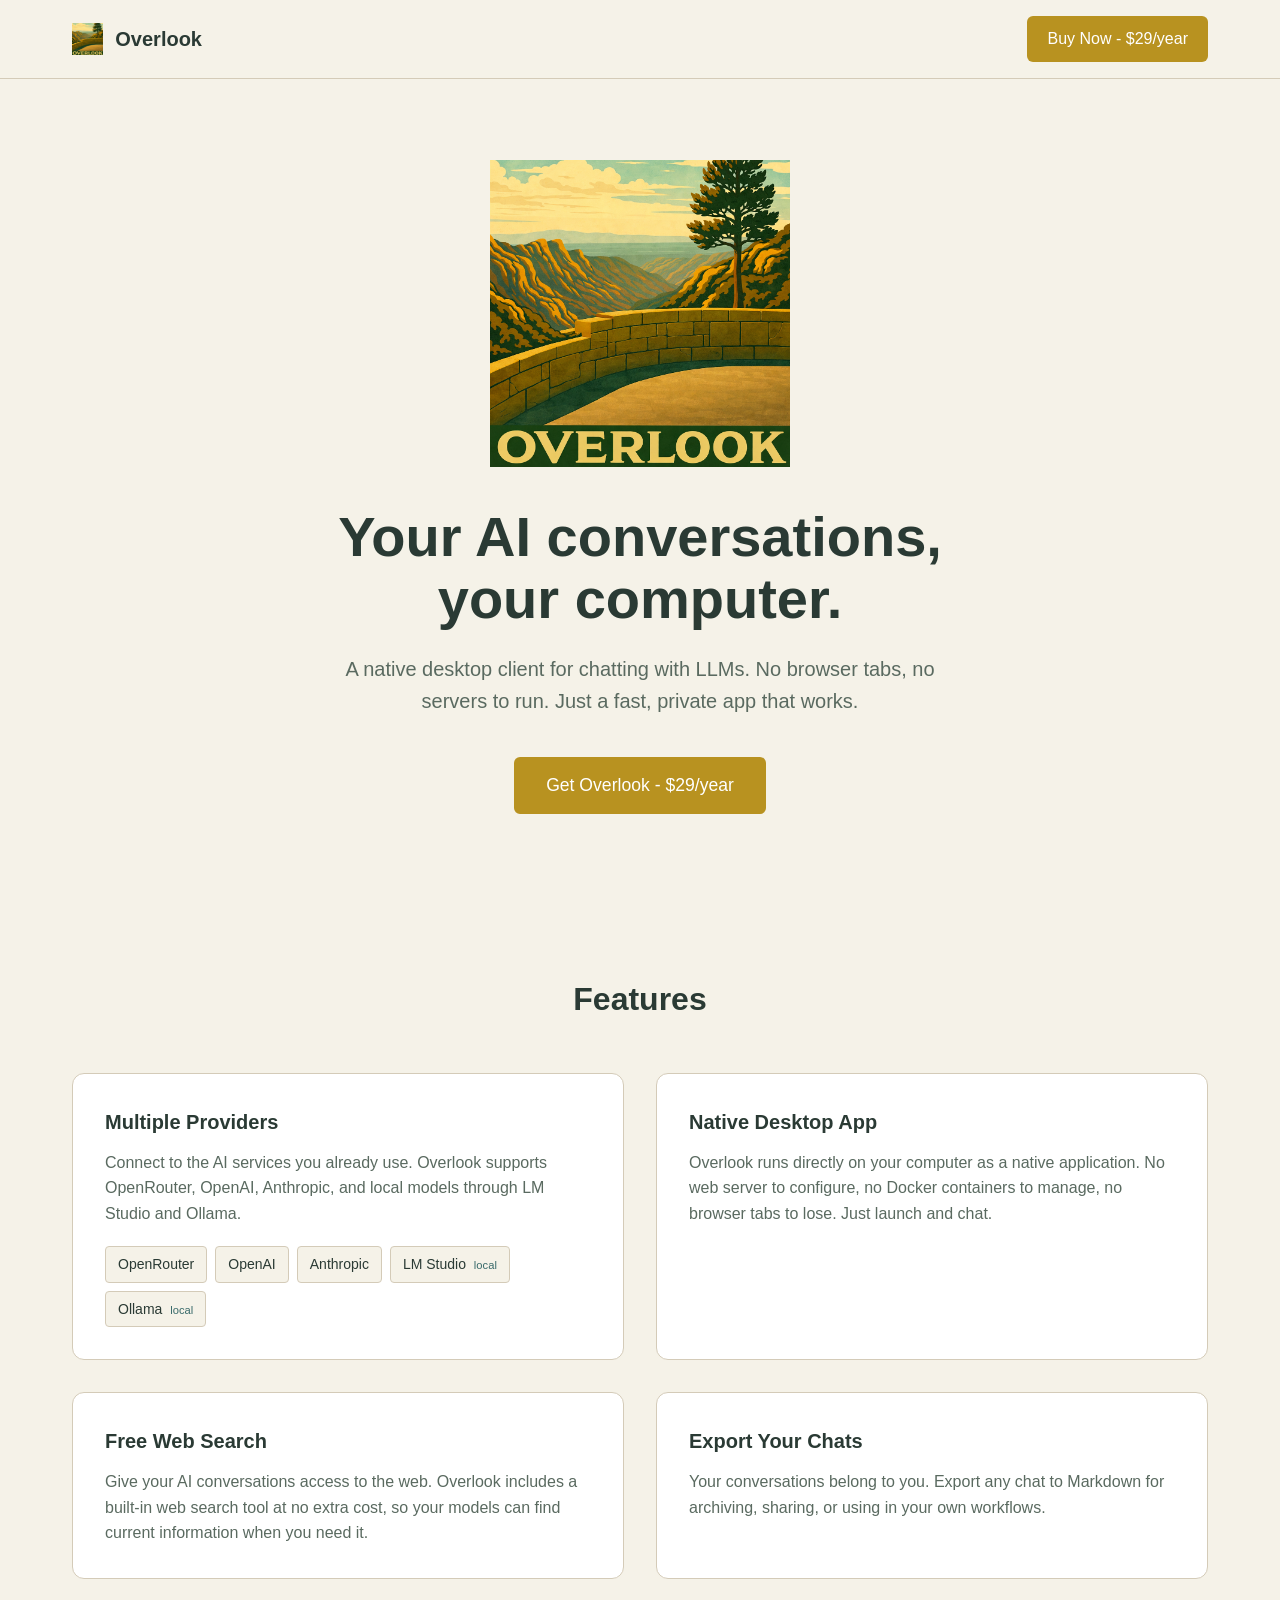
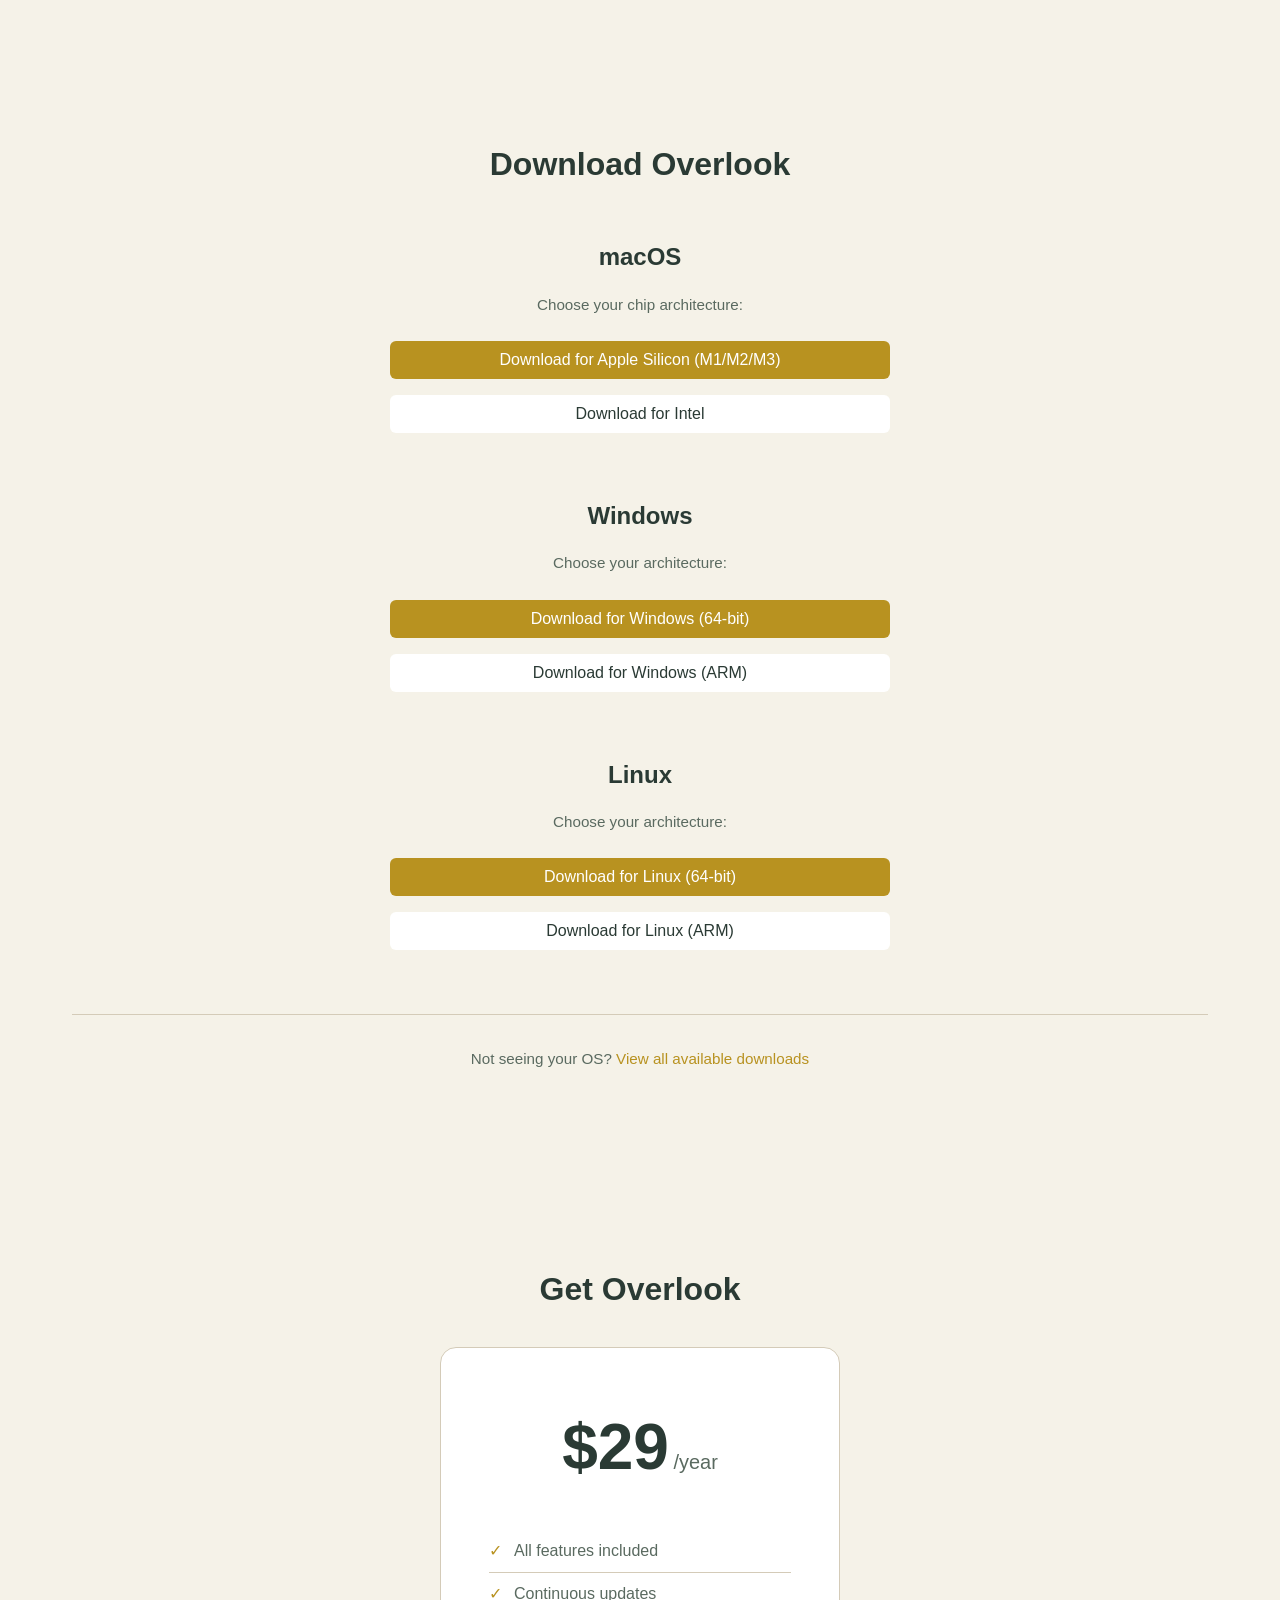
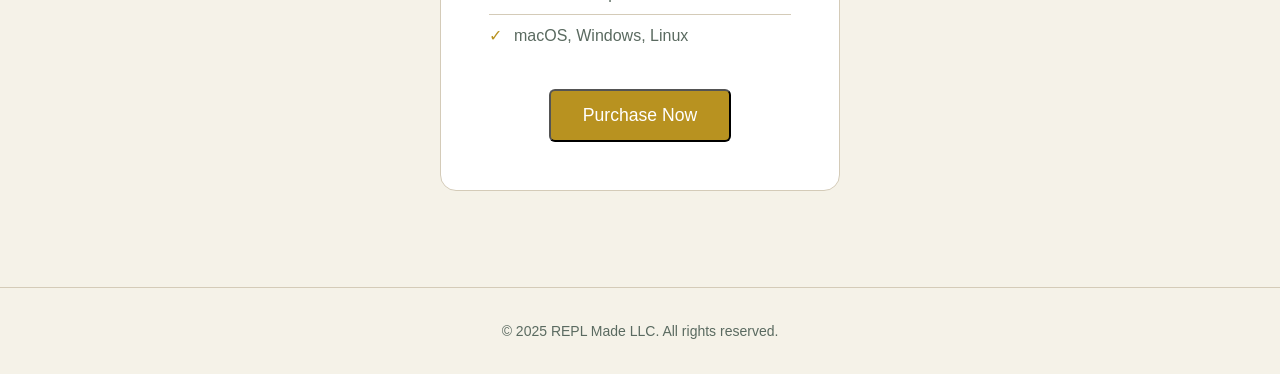
<file: site/index.html>
<!DOCTYPE html>
<html lang="en">
<head>
    <meta charset="UTF-8">
    <meta name="viewport" content="width=device-width, initial-scale=1.0">
    <title>Overlook - Native Desktop AI Chat Client</title>
    <link rel="stylesheet" href="style.css">
    <script src="https://cdn.paddle.com/paddle/v2/paddle.js"></script>
    <script>
        Paddle.Initialize({ 
            token: 'test_ae88f443c1a041bf4f47c0b1282',
            environment: 'sandbox'
        });

        function openCheckout() {
            Paddle.Checkout.open({
                items: [{ priceId: 'pro_01kcsae5nc1e3drxhkntp36yjr' }]
            });
        }

        // OS and Architecture Detection
        function detectOS() {
            const userAgent = navigator.userAgent.toLowerCase();
            
            if (userAgent.includes('mac') || userAgent.includes('iphone') || userAgent.includes('ipad')) {
                return 'macos';
            } else if (userAgent.includes('win')) {
                return 'windows';
            } else if (userAgent.includes('linux') || userAgent.includes('x11')) {
                return 'linux';
            }
            return null;
        }

        function detectArchitecture() {
            // Check for Apple Silicon (M1, M2, etc.)
            if (navigator.userAgent.includes('Mac') && navigator.userAgent.includes('arm64')) {
                return 'arm64';
            }
            // Check if running on Windows ARM
            if (navigator.userAgent.includes('Win') && navigator.userAgent.includes('ARM')) {
                return 'arm64';
            }
            // Default to x64
            return 'x64';
        }

        function getBinaryDownloadUrl(os, arch) {
            const releaseUrl = 'https://github.com/your-username/overlook/releases/download/latest';
            const filenames = {
                macos: {
                    x64: 'overlook-macos-x86_64.dmg',
                    arm64: 'overlook-macos-arm64.dmg'
                },
                windows: {
                    x64: 'overlook-windows-x86_64.exe',
                    arm64: 'overlook-windows-arm64.exe'
                },
                linux: {
                    x64: 'overlook-linux-x86_64.tar.gz',
                    arm64: 'overlook-linux-arm64.tar.gz'
                }
            };
            
            if (filenames[os] && filenames[os][arch]) {
                return `${releaseUrl}/${filenames[os][arch]}`;
            }
            return null;
        }

        function getOSLabel(os) {
            const labels = {
                macos: 'macOS',
                windows: 'Windows',
                linux: 'Linux'
            };
            return labels[os] || os;
        }

        function initializeDownloads() {
            const detectedOS = detectOS();
            const detectedArch = detectArchitecture();
            
            // Hide all OS sections initially
            document.querySelectorAll('.download-section').forEach(section => {
                section.style.display = 'none';
            });
            
            // Show detected OS section
            if (detectedOS) {
                const section = document.getElementById(`download-${detectedOS}`);
                if (section) {
                    section.style.display = 'block';
                }
                
                // Highlight the recommended download
                const recommendedBtn = document.querySelector(`[data-os="${detectedOS}"][data-arch="${detectedArch}"]`);
                if (recommendedBtn) {
                    recommendedBtn.classList.add('recommended');
                    recommendedBtn.textContent = '⬇ Recommended - Download for ' + getOSLabel(detectedOS) + ' (' + detectedArch + ')';
                }
            }
            
            // Attach click handlers to all download buttons
            document.querySelectorAll('.download-btn').forEach(btn => {
                btn.addEventListener('click', function(e) {
                    const os = this.dataset.os;
                    const arch = this.dataset.arch;
                    const url = getBinaryDownloadUrl(os, arch);
                    if (url) {
                        window.location.href = url;
                    } else {
                        alert('Download not yet available for ' + getOSLabel(os) + ' (' + arch + ')');
                    }
                });
            });
        }

        // Initialize on page load
        document.addEventListener('DOMContentLoaded', initializeDownloads);
    </script>
</head>
<body>
    <header>
        <nav>
            <div class="logo">
                <img src="/assets/overlook.png" alt="Overlook" class="logo-img">
                <span>Overlook</span>
            </div>
            <a href="#purchase" class="btn btn-primary">Buy Now - $29/year</a>
        </nav>
    </header>

    <main>
        <section class="hero">
            <img src="/assets/overlook.png" alt="Overlook" class="hero-image">
            <h1>Your AI conversations,<br>your computer.</h1>
            <p class="subtitle">A native desktop client for chatting with LLMs. No browser tabs, no servers to run. Just a fast, private app that works.</p>
            <a href="#purchase" class="btn btn-primary btn-large">Get Overlook - $29/year</a>
        </section>

        <section class="features">
            <h2>Features</h2>

            <div class="feature-grid">
                <div class="feature">
                    <h3>Multiple Providers</h3>
                    <p>Connect to the AI services you already use. Overlook supports OpenRouter, OpenAI, Anthropic, and local models through LM Studio and Ollama.</p>
                    <ul class="provider-list">
                        <li>OpenRouter</li>
                        <li>OpenAI</li>
                        <li>Anthropic</li>
                        <li>LM Studio <span class="tag">local</span></li>
                        <li>Ollama <span class="tag">local</span></li>
                    </ul>
                </div>

                <div class="feature">
                    <h3>Native Desktop App</h3>
                    <p>Overlook runs directly on your computer as a native application. No web server to configure, no Docker containers to manage, no browser tabs to lose. Just launch and chat.</p>
                </div>

                <div class="feature">
                    <h3>Free Web Search</h3>
                    <p>Give your AI conversations access to the web. Overlook includes a built-in web search tool at no extra cost, so your models can find current information when you need it.</p>
                </div>

                <div class="feature">
                    <h3>Export Your Chats</h3>
                    <p>Your conversations belong to you. Export any chat to Markdown for archiving, sharing, or using in your own workflows.</p>
                </div>
            </div>
        </section>

        <section id="download" class="download">
            <h2>Download Overlook</h2>
            
            <!-- macOS Downloads -->
            <div id="download-macos" class="download-section">
                <h3>macOS</h3>
                <p class="download-subtitle">Choose your chip architecture:</p>
                <div class="download-buttons">
                    <button class="btn btn-primary download-btn" data-os="macos" data-arch="arm64">Download for Apple Silicon (M1/M2/M3)</button>
                    <button class="btn btn-secondary download-btn" data-os="macos" data-arch="x64">Download for Intel</button>
                </div>
            </div>

            <!-- Windows Downloads -->
            <div id="download-windows" class="download-section">
                <h3>Windows</h3>
                <p class="download-subtitle">Choose your architecture:</p>
                <div class="download-buttons">
                    <button class="btn btn-primary download-btn" data-os="windows" data-arch="x64">Download for Windows (64-bit)</button>
                    <button class="btn btn-secondary download-btn" data-os="windows" data-arch="arm64">Download for Windows (ARM)</button>
                </div>
            </div>

            <!-- Linux Downloads -->
            <div id="download-linux" class="download-section">
                <h3>Linux</h3>
                <p class="download-subtitle">Choose your architecture:</p>
                <div class="download-buttons">
                    <button class="btn btn-primary download-btn" data-os="linux" data-arch="x64">Download for Linux (64-bit)</button>
                    <button class="btn btn-secondary download-btn" data-os="linux" data-arch="arm64">Download for Linux (ARM)</button>
                </div>
            </div>

            <!-- All Downloads -->
            <div class="all-downloads">
                <p class="downloads-help">Not seeing your OS? <a href="/downloads.html">View all available downloads</a></p>
            </div>
        </section>

        <section id="purchase" class="purchase">
            <h2>Get Overlook</h2>
            <div class="price-card">
                <div class="price">
                    <span class="amount">$29</span>
                    <span class="period">/year</span>
                </div>
                <ul class="includes">
                    <li>All features included</li>
                    <li>Continuous updates</li>
                    <li>macOS, Windows, Linux</li>
                </ul>
                <button onclick="openCheckout()" class="btn btn-primary btn-large">Purchase Now</button>
            </div>
        </section>
    </main>

    <footer>
        <p>&copy; 2025 REPL Made LLC. All rights reserved.</p>
    </footer>
</body>
</html>
</file>
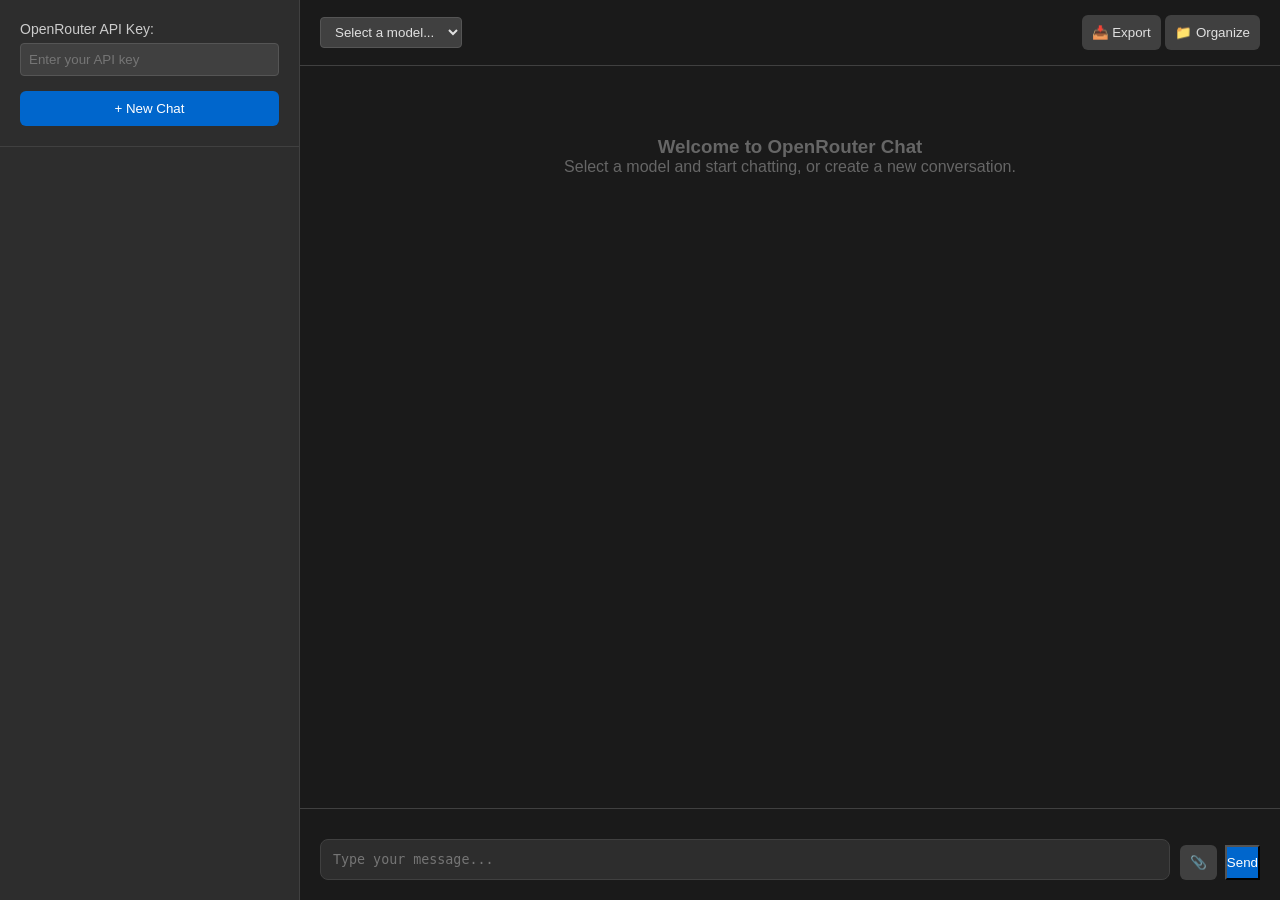
<file: docs/openrouter-chat-ui.html>
<!DOCTYPE html>
<html lang="en">
<head>
    <meta charset="UTF-8">
    <meta name="viewport" content="width=device-width, initial-scale=1.0">
    <title>OpenRouter Chat UI</title>
    <style>
        * {
            margin: 0;
            padding: 0;
            box-sizing: border-box;
        }

        body {
            font-family: -apple-system, BlinkMacSystemFont, 'Segoe UI', Roboto, sans-serif;
            background: #1a1a1a;
            color: #e0e0e0;
            height: 100vh;
            overflow: hidden;
        }

        .app-container {
            display: grid;
            grid-template-columns: 300px 1fr;
            height: 100vh;
        }

        .sidebar {
            background: #2d2d2d;
            border-right: 1px solid #404040;
            display: flex;
            flex-direction: column;
        }

        .sidebar-header {
            padding: 20px;
            border-bottom: 1px solid #404040;
        }

        .api-config {
            margin-bottom: 15px;
        }

        .api-config input, .api-config select {
            width: 100%;
            padding: 8px;
            margin-top: 5px;
            background: #404040;
            border: 1px solid #555;
            color: #e0e0e0;
            border-radius: 4px;
        }

        .new-chat-btn {
            width: 100%;
            padding: 10px;
            background: #0066cc;
            color: white;
            border: none;
            border-radius: 6px;
            cursor: pointer;
            font-weight: 500;
        }

        .new-chat-btn:hover {
            background: #0052a3;
        }

        .folder-section {
            flex: 1;
            overflow-y: auto;
            padding: 10px;
        }

        .folder {
            margin-bottom: 10px;
        }

        .folder-header {
            display: flex;
            align-items: center;
            padding: 8px;
            background: #363636;
            border-radius: 4px;
            cursor: pointer;
            margin-bottom: 5px;
        }

        .folder-header:hover {
            background: #404040;
        }

        .folder-icon {
            margin-right: 8px;
            font-size: 14px;
        }

        .folder-name {
            flex: 1;
        }

        .folder-actions {
            opacity: 0;
            transition: opacity 0.2s;
        }

        .folder-header:hover .folder-actions {
            opacity: 1;
        }

        .chat-item {
            padding: 8px 16px;
            margin: 2px 0;
            background: #404040;
            border-radius: 4px;
            cursor: pointer;
            display: flex;
            justify-content: space-between;
            align-items: center;
        }

        .chat-item:hover {
            background: #4a4a4a;
        }

        .chat-item.active {
            background: #0066cc;
        }

        .chat-title {
            flex: 1;
            overflow: hidden;
            text-overflow: ellipsis;
            white-space: nowrap;
        }

        .chat-actions {
            opacity: 0;
            transition: opacity 0.2s;
            display: flex;
            gap: 5px;
        }

        .chat-item:hover .chat-actions {
            opacity: 1;
        }

        .main-content {
            display: flex;
            flex-direction: column;
            background: #1a1a1a;
        }

        .chat-header {
            padding: 15px 20px;
            border-bottom: 1px solid #404040;
            display: flex;
            justify-content: space-between;
            align-items: center;
        }

        .model-selector {
            padding: 6px 10px;
            background: #404040;
            border: 1px solid #555;
            color: #e0e0e0;
            border-radius: 4px;
        }

        .chat-area {
            flex: 1;
            overflow-y: auto;
            padding: 20px;
        }

        .message {
            margin-bottom: 20px;
            display: flex;
            gap: 12px;
        }

        .message.user {
            flex-direction: row-reverse;
        }

        .message-avatar {
            width: 32px;
            height: 32px;
            border-radius: 50%;
            display: flex;
            align-items: center;
            justify-content: center;
            font-weight: bold;
            flex-shrink: 0;
        }

        .user .message-avatar {
            background: #0066cc;
        }

        .assistant .message-avatar {
            background: #666;
        }

        .message-content {
            max-width: 70%;
            padding: 12px 16px;
            border-radius: 12px;
            line-height: 1.5;
        }

        .user .message-content {
            background: #0066cc;
            color: white;
        }

        .assistant .message-content {
            background: #2d2d2d;
            border: 1px solid #404040;
        }

        .attachment-preview {
            display: flex;
            flex-wrap: wrap;
            gap: 10px;
            margin-top: 8px;
        }

        .attachment-item {
            background: #404040;
            padding: 8px 12px;
            border-radius: 6px;
            display: flex;
            align-items: center;
            gap: 8px;
            font-size: 14px;
        }

        .input-area {
            padding: 20px;
            border-top: 1px solid #404040;
        }

        .input-container {
            display: flex;
            gap: 10px;
            align-items: flex-end;
        }

        .message-input {
            flex: 1;
            min-height: 20px;
            max-height: 150px;
            padding: 12px;
            background: #2d2d2d;
            border: 1px solid #404040;
            border-radius: 8px;
            color: #e0e0e0;
            resize: none;
            overflow-y: auto;
        }

        .input-actions {
            display: flex;
            gap: 8px;
        }

        .action-btn {
            padding: 10px;
            background: #404040;
            border: none;
            border-radius: 6px;
            color: #e0e0e0;
            cursor: pointer;
            transition: background 0.2s;
        }

        .action-btn:hover {
            background: #4a4a4a;
        }

        .send-btn {
            background: #0066cc;
            color: white;
        }

        .send-btn:hover {
            background: #0052a3;
        }

        .send-btn:disabled {
            background: #333;
            cursor: not-allowed;
        }

        .modal {
            display: none;
            position: fixed;
            top: 0;
            left: 0;
            width: 100%;
            height: 100%;
            background: rgba(0, 0, 0, 0.8);
            z-index: 1000;
        }

        .modal-content {
            position: absolute;
            top: 50%;
            left: 50%;
            transform: translate(-50%, -50%);
            background: #2d2d2d;
            padding: 20px;
            border-radius: 8px;
            min-width: 300px;
        }

        .modal-header {
            display: flex;
            justify-content: space-between;
            align-items: center;
            margin-bottom: 15px;
        }

        .close-btn {
            background: none;
            border: none;
            color: #e0e0e0;
            font-size: 20px;
            cursor: pointer;
        }

        .form-group {
            margin-bottom: 15px;
        }

        .form-group label {
            display: block;
            margin-bottom: 5px;
            color: #ccc;
        }

        .form-group input, .form-group select {
            width: 100%;
            padding: 8px;
            background: #404040;
            border: 1px solid #555;
            color: #e0e0e0;
            border-radius: 4px;
        }

        .btn-group {
            display: flex;
            gap: 10px;
            justify-content: flex-end;
        }

        .btn {
            padding: 8px 16px;
            border: none;
            border-radius: 4px;
            cursor: pointer;
            font-weight: 500;
        }

        .btn-primary {
            background: #0066cc;
            color: white;
        }

        .btn-secondary {
            background: #666;
            color: white;
        }

        .loading {
            opacity: 0.6;
            pointer-events: none;
        }

        .typing-indicator {
            padding: 12px 16px;
            background: #2d2d2d;
            border: 1px solid #404040;
            border-radius: 12px;
            display: inline-block;
        }

        .typing-dots {
            display: inline-flex;
            gap: 4px;
        }

        .typing-dot {
            width: 6px;
            height: 6px;
            background: #666;
            border-radius: 50%;
            animation: typing 1.4s ease-in-out infinite both;
        }

        .typing-dot:nth-child(1) { animation-delay: -0.32s; }
        .typing-dot:nth-child(2) { animation-delay: -0.16s; }
        .typing-dot:nth-child(3) { animation-delay: 0; }

        @keyframes typing {
            0%, 80%, 100% { opacity: 0.3; }
            40% { opacity: 1; }
        }

        .file-input {
            display: none;
        }

        .attachments-preview {
            display: flex;
            flex-wrap: wrap;
            gap: 8px;
            margin-bottom: 10px;
        }

        .attachment-preview-item {
            background: #404040;
            padding: 6px 10px;
            border-radius: 6px;
            display: flex;
            align-items: center;
            gap: 6px;
            font-size: 12px;
        }

        .remove-attachment {
            background: none;
            border: none;
            color: #ff6b6b;
            cursor: pointer;
            font-size: 12px;
        }

        .context-menu {
            position: absolute;
            background: #2d2d2d;
            border: 1px solid #404040;
            border-radius: 4px;
            padding: 5px 0;
            box-shadow: 0 2px 10px rgba(0, 0, 0, 0.3);
            z-index: 100;
            display: none;
        }

        .context-menu-item {
            padding: 8px 16px;
            cursor: pointer;
            color: #e0e0e0;
            font-size: 14px;
        }

        .context-menu-item:hover {
            background: #404040;
        }

        .export-options {
            display: flex;
            gap: 10px;
            margin-top: 15px;
        }
    </style>
</head>
<body>
    <div class="app-container">
        <!-- Sidebar -->
        <div class="sidebar">
            <div class="sidebar-header">
                <div class="api-config">
                    <label for="apiKey" style="color: #ccc; font-size: 14px;">OpenRouter API Key:</label>
                    <input type="password" id="apiKey" placeholder="Enter your API key">
                </div>
                <button class="new-chat-btn" onclick="createNewChat()">+ New Chat</button>
            </div>
            
            <div class="folder-section" id="folderSection">
                <!-- Folders and chats will be dynamically generated here -->
            </div>
        </div>

        <!-- Main Content -->
        <div class="main-content">
            <div class="chat-header">
                <div>
                    <select class="model-selector" id="modelSelector">
                        <option value="">Select a model...</option>
                    </select>
                </div>
                <div>
                    <button class="action-btn" onclick="showExportModal()">📥 Export</button>
                    <button class="action-btn" onclick="showFolderModal()">📁 Organize</button>
                </div>
            </div>
            
            <div class="chat-area" id="chatArea">
                <div style="text-align: center; color: #666; margin-top: 50px;">
                    <h3>Welcome to OpenRouter Chat</h3>
                    <p>Select a model and start chatting, or create a new conversation.</p>
                </div>
            </div>
            
            <div class="input-area">
                <div class="attachments-preview" id="attachmentsPreview"></div>
                <div class="input-container">
                    <textarea class="message-input" id="messageInput" placeholder="Type your message..." rows="1"></textarea>
                    <div class="input-actions">
                        <button class="action-btn" onclick="document.getElementById('fileInput').click()">📎</button>
                        <button class="send-btn" id="sendBtn" onclick="sendMessage()">Send</button>
                    </div>
                </div>
                <input type="file" id="fileInput" class="file-input" multiple accept=".pdf,.doc,.docx,.xlsx,.xls,.csv,.png,.jpg,.jpeg,.gif,.txt,.md">
            </div>
        </div>
    </div>

    <!-- Modals -->
    <div class="modal" id="folderModal">
        <div class="modal-content">
            <div class="modal-header">
                <h3>Organize Chat</h3>
                <button class="close-btn" onclick="closeModal('folderModal')">&times;</button>
            </div>
            <div class="form-group">
                <label>Move to folder:</label>
                <select id="folderSelect">
                    <option value="">No folder</option>
                </select>
            </div>
            <div class="form-group">
                <label>Or create new folder:</label>
                <input type="text" id="newFolderInput" placeholder="Folder name">
            </div>
            <div class="btn-group">
                <button class="btn btn-secondary" onclick="closeModal('folderModal')">Cancel</button>
                <button class="btn btn-primary" onclick="organizeChat()">Save</button>
            </div>
        </div>
    </div>

    <div class="modal" id="exportModal">
        <div class="modal-content">
            <div class="modal-header">
                <h3>Export Chat</h3>
                <button class="close-btn" onclick="closeModal('exportModal')">&times;</button>
            </div>
            <div class="export-options">
                <button class="btn btn-primary" onclick="exportCurrentChat()">Export Current Chat</button>
                <button class="btn btn-primary" onclick="exportAllChats()">Export All Chats</button>
            </div>
        </div>
    </div>

    <div class="context-menu" id="contextMenu">
        <div class="context-menu-item" onclick="renameChat()">Rename</div>
        <div class="context-menu-item" onclick="deleteChat()">Delete</div>
        <div class="context-menu-item" onclick="duplicateChat()">Duplicate</div>
    </div>

    <script>
        // Application state
        let currentChatId = null;
        let currentModel = '';
        let attachments = [];
        let chatData = JSON.parse(localStorage.getItem('openrouter_chats')) || {};
        let folders = JSON.parse(localStorage.getItem('openrouter_folders')) || {};
        let apiKey = localStorage.getItem('openrouter_api_key') || '';

        // Initialize the application
        async function init() {
            document.getElementById('apiKey').value = apiKey;
            await loadModels();
            loadChatsAndFolders();
            setupEventListeners();
        }

        // Load available models from OpenRouter
        async function loadModels() {
            if (!apiKey) return;

            try {
                const response = await fetch('https://openrouter.ai/api/v1/models', {
                    headers: {
                        'Authorization': `Bearer ${apiKey}`
                    }
                });
                
                if (response.ok) {
                    const data = await response.json();
                    populateModelSelector(data.data);
                }
            } catch (error) {
                console.error('Failed to load models:', error);
            }
        }

        function populateModelSelector(models) {
            const selector = document.getElementById('modelSelector');
            selector.innerHTML = '<option value="">Select a model...</option>';
            
            models.forEach(model => {
                const option = document.createElement('option');
                option.value = model.id;
                option.textContent = `${model.name} (${model.id})`;
                selector.appendChild(option);
            });
        }

        function setupEventListeners() {
            // API Key input
            document.getElementById('apiKey').addEventListener('change', (e) => {
                apiKey = e.target.value;
                localStorage.setItem('openrouter_api_key', apiKey);
                loadModels();
            });

            // Model selector
            document.getElementById('modelSelector').addEventListener('change', (e) => {
                currentModel = e.target.value;
            });

            // Message input
            const messageInput = document.getElementById('messageInput');
            messageInput.addEventListener('keydown', (e) => {
                if (e.key === 'Enter' && !e.shiftKey) {
                    e.preventDefault();
                    sendMessage();
                }
            });

            // Auto-resize textarea
            messageInput.addEventListener('input', () => {
                messageInput.style.height = 'auto';
                messageInput.style.height = Math.min(messageInput.scrollHeight, 150) + 'px';
            });

            // File input
            document.getElementById('fileInput').addEventListener('change', handleFileSelection);

            // Context menu
            document.addEventListener('click', hideContextMenu);
        }

        function createNewChat() {
            const chatId = 'chat_' + Date.now();
            const newChat = {
                id: chatId,
                title: 'New Chat',
                messages: [],
                model: '',
                folder: null,
                createdAt: new Date().toISOString(),
                updatedAt: new Date().toISOString()
            };

            chatData[chatId] = newChat;
            saveData();
            loadChatsAndFolders();
            switchToChat(chatId);
        }

        function switchToChat(chatId) {
            currentChatId = chatId;
            const chat = chatData[chatId];
            
            // Update UI
            document.getElementById('modelSelector').value = chat.model || '';
            currentModel = chat.model || '';
            
            renderChatMessages();
            updateChatSelection();
        }

        function renderChatMessages() {
            const chatArea = document.getElementById('chatArea');
            
            if (!currentChatId) {
                chatArea.innerHTML = `
                    <div style="text-align: center; color: #666; margin-top: 50px;">
                        <h3>Welcome to OpenRouter Chat</h3>
                        <p>Select a model and start chatting, or create a new conversation.</p>
                    </div>
                `;
                return;
            }

            const chat = chatData[currentChatId];
            chatArea.innerHTML = '';

            chat.messages.forEach(message => {
                const messageEl = createMessageElement(message);
                chatArea.appendChild(messageEl);
            });

            chatArea.scrollTop = chatArea.scrollHeight;
        }

        function createMessageElement(message) {
            const messageEl = document.createElement('div');
            messageEl.className = `message ${message.role}`;
            
            const avatar = document.createElement('div');
            avatar.className = 'message-avatar';
            avatar.textContent = message.role === 'user' ? 'U' : 'AI';
            
            const content = document.createElement('div');
            content.className = 'message-content';
            content.textContent = message.content;
            
            messageEl.appendChild(avatar);
            messageEl.appendChild(content);

            // Add attachments if present
            if (message.attachments && message.attachments.length > 0) {
                const attachmentPreview = document.createElement('div');
                attachmentPreview.className = 'attachment-preview';
                
                message.attachments.forEach(att => {
                    const item = document.createElement('div');
                    item.className = 'attachment-item';
                    item.innerHTML = `📎 ${att.name} (${att.type})`;
                    attachmentPreview.appendChild(item);
                });
                
                content.appendChild(attachmentPreview);
            }

            return messageEl;
        }

        async function sendMessage() {
            const messageInput = document.getElementById('messageInput');
            const message = messageInput.value.trim();
            
            if (!message && attachments.length === 0) return;
            if (!currentModel) {
                alert('Please select a model first');
                return;
            }
            if (!apiKey) {
                alert('Please enter your OpenRouter API key');
                return;
            }

            // Disable send button
            const sendBtn = document.getElementById('sendBtn');
            sendBtn.disabled = true;
            sendBtn.textContent = 'Sending...';

            // Create user message
            const userMessage = {
                role: 'user',
                content: message,
                attachments: [...attachments]
            };

            // Add to current chat
            if (!currentChatId) {
                createNewChat();
            }

            chatData[currentChatId].messages.push(userMessage);
            chatData[currentChatId].updatedAt = new Date().toISOString();
            
            // Update title if it's the first message
            if (chatData[currentChatId].title === 'New Chat' && message) {
                chatData[currentChatId].title = message.substring(0, 50) + (message.length > 50 ? '...' : '');
            }

            // Clear input
            messageInput.value = '';
            messageInput.style.height = 'auto';
            attachments = [];
            document.getElementById('attachmentsPreview').innerHTML = '';

            saveData();
            renderChatMessages();
            loadChatsAndFolders();

            // Show typing indicator
            showTypingIndicator();

            try {
                // Prepare messages for API
                const messages = chatData[currentChatId].messages.map(msg => ({
                    role: msg.role,
                    content: msg.content
                }));

                // Call OpenRouter API
                const response = await fetch('https://openrouter.ai/api/v1/chat/completions', {
                    method: 'POST',
                    headers: {
                        'Authorization': `Bearer ${apiKey}`,
                        'Content-Type': 'application/json',
                        'HTTP-Referer': window.location.origin,
                        'X-Title': 'OpenRouter Chat UI'
                    },
                    body: JSON.stringify({
                        model: currentModel,
                        messages: messages,
                        temperature: 0.7
                    })
                });

                if (!response.ok) {
                    throw new Error(`API Error: ${response.status} ${response.statusText}`);
                }

                const data = await response.json();
                const assistantMessage = {
                    role: 'assistant',
                    content: data.choices[0].message.content
                };

                // Add assistant response
                chatData[currentChatId].messages.push(assistantMessage);
                chatData[currentChatId].updatedAt = new Date().toISOString();
                chatData[currentChatId].model = currentModel;

                saveData();
                hideTypingIndicator();
                renderChatMessages();

            } catch (error) {
                console.error('API Error:', error);
                hideTypingIndicator();
                
                const errorMessage = {
                    role: 'assistant',
                    content: `Error: ${error.message}`
                };
                
                chatData[currentChatId].messages.push(errorMessage);
                saveData();
                renderChatMessages();
            }

            // Re-enable send button
            sendBtn.disabled = false;
            sendBtn.textContent = 'Send';
        }

        function showTypingIndicator() {
            const chatArea = document.getElementById('chatArea');
            const typingEl = document.createElement('div');
            typingEl.className = 'message assistant';
            typingEl.id = 'typingIndicator';
            
            const avatar = document.createElement('div');
            avatar.className = 'message-avatar';
            avatar.textContent = 'AI';
            
            const content = document.createElement('div');
            content.className = 'typing-indicator';
            content.innerHTML = `
                <div class="typing-dots">
                    <div class="typing-dot"></div>
                    <div class="typing-dot"></div>
                    <div class="typing-dot"></div>
                </div>
            `;
            
            typingEl.appendChild(avatar);
            typingEl.appendChild(content);
            chatArea.appendChild(typingEl);
            chatArea.scrollTop = chatArea.scrollHeight;
        }

        function hideTypingIndicator() {
            const typingEl = document.getElementById('typingIndicator');
            if (typingEl) {
                typingEl.remove();
            }
        }

        function handleFileSelection(e) {
            const files = Array.from(e.target.files);
            files.forEach(file => {
                if (file.size > 10 * 1024 * 1024) { // 10MB limit
                    alert(`File ${file.name} is too large. Maximum size is 10MB.`);
                    return;
                }

                const reader = new FileReader();
                reader.onload = (e) => {
                    attachments.push({
                        name: file.name,
                        type: file.type,
                        size: file.size,
                        data: e.target.result
                    });
                    updateAttachmentsPreview();
                };
                reader.readAsDataURL(file);
            });
        }

        function updateAttachmentsPreview() {
            const preview = document.getElementById('attachmentsPreview');
            preview.innerHTML = '';
            
            attachments.forEach((attachment, index) => {
                const item = document.createElement('div');
                item.className = 'attachment-preview-item';
                item.innerHTML = `
                    📎 ${attachment.name}
                    <button class="remove-attachment" onclick="removeAttachment(${index})">×</button>
                `;
                preview.appendChild(item);
            });
        }

        function removeAttachment(index) {
            attachments.splice(index, 1);
            updateAttachmentsPreview();
        }

        function loadChatsAndFolders() {
            const folderSection = document.getElementById('folderSection');
            folderSection.innerHTML = '';

            // Group chats by folder
            const folderGroups = { null: [] };
            Object.values(chatData).forEach(chat => {
                const folderId = chat.folder || null;
                if (!folderGroups[folderId]) {
                    folderGroups[folderId] = [];
                }
                folderGroups[folderId].push(chat);
            });

            // Render folders and chats
            Object.keys(folderGroups).forEach(folderId => {
                const chats = folderGroups[folderId].sort((a, b) => 
                    new Date(b.updatedAt) - new Date(a.updatedAt)
                );

                if (folderId && folderId !== 'null') {
                    // Render folder
                    const folderEl = document.createElement('div');
                    folderEl.className = 'folder';
                    
                    const folderHeader = document.createElement('div');
                    folderHeader.className = 'folder-header';
                    folderHeader.innerHTML = `
                        <span class="folder-icon">📁</span>
                        <span class="folder-name">${folders[folderId] || 'Unnamed Folder'}</span>
                        <div class="folder-actions">
                            <button onclick="deleteFolder('${folderId}')" style="background:none;border:none;color:#ff6b6b;">🗑</button>
                        </div>
                    `;
                    
                    folderEl.appendChild(folderHeader);
                    
                    // Add chats to folder
                    chats.forEach(chat => {
                        const chatEl = createChatElement(chat);
                        folderEl.appendChild(chatEl);
                    });
                    
                    folderSection.appendChild(folderEl);
                } else {
                    // Render ungrouped chats
                    chats.forEach(chat => {
                        const chatEl = createChatElement(chat);
                        folderSection.appendChild(chatEl);
                    });
                }
            });
        }

        function createChatElement(chat) {
            const chatEl = document.createElement('div');
            chatEl.className = 'chat-item';
            chatEl.onclick = () => switchToChat(chat.id);
            chatEl.oncontextmenu = (e) => showContextMenu(e, chat.id);
            
            chatEl.innerHTML = `
                <span class="chat-title">${chat.title}</span>
                <div class="chat-actions">
                    <button onclick="event.stopPropagation(); showFolderModalForChat('${chat.id}')" style="background:none;border:none;color:#666;">📁</button>
                    <button onclick="event.stopPropagation(); deleteChat('${chat.id}')" style="background:none;border:none;color:#ff6b6b;">🗑</button>
                </div>
            `;
            
            return chatEl;
        }

        function updateChatSelection() {
            document.querySelectorAll('.chat-item').forEach(item => {
                item.classList.remove('active');
            });
            
            if (currentChatId) {
                const activeItem = document.querySelector(`[onclick*="${currentChatId}"]`);
                if (activeItem) {
                    activeItem.classList.add('active');
                }
            }
        }

        function showContextMenu(e, chatId) {
            e.preventDefault();
            const contextMenu = document.getElementById('contextMenu');
            contextMenu.style.display = 'block';
            contextMenu.style.left = e.pageX + 'px';
            contextMenu.style.top = e.pageY + 'px';
            contextMenu.dataset.chatId = chatId;
        }

        function hideContextMenu() {
            document.getElementById('contextMenu').style.display = 'none';
        }

        function showFolderModal() {
            if (!currentChatId) return;
            showFolderModalForChat(currentChatId);
        }

        function showFolderModalForChat(chatId) {
            document.getElementById('folderModal').style.display = 'block';
            document.getElementById('folderModal').dataset.chatId = chatId;
            
            // Populate folder selector
            const select = document.getElementById('folderSelect');
            select.innerHTML = '<option value="">No folder</option>';
            
            Object.entries(folders).forEach(([id, name]) => {
                const option = document.createElement('option');
                option.value = id;
                option.textContent = name;
                if (chatData[chatId].folder === id) {
                    option.selected = true;
                }
                select.appendChild(option);
            });
        }

        function organizeChat() {
            const modal = document.getElementById('folderModal');
            const chatId = modal.dataset.chatId;
            const selectedFolder = document.getElementById('folderSelect').value;
            const newFolderName = document.getElementById('newFolderInput').value.trim();
            
            let folderId = selectedFolder;
            
            if (newFolderName) {
                folderId = 'folder_' + Date.now();
                folders[folderId] = newFolderName;
            }
            
            chatData[chatId].folder = folderId || null;
            
            saveData();
            loadChatsAndFolders();
            closeModal('folderModal');
            
            // Clear new folder input
            document.getElementById('newFolderInput').value = '';
        }

        function deleteFolder(folderId) {
            if (confirm('Delete this folder? Chats will be moved to the main area.')) {
                // Move all chats in this folder to main area
                Object.values(chatData).forEach(chat => {
                    if (chat.folder === folderId) {
                        chat.folder = null;
                    }
                });
                
                delete folders[folderId];
                saveData();
                loadChatsAndFolders();
            }
        }

        function deleteChat(chatId) {
            if (confirm('Delete this chat permanently?')) {
                delete chatData[chatId];
                
                if (currentChatId === chatId) {
                    currentChatId = null;
                    renderChatMessages();
                }
                
                saveData();
                loadChatsAndFolders();
            }
        }

        function showExportModal() {
            document.getElementById('exportModal').style.display = 'block';
        }

        function exportCurrentChat() {
            if (!currentChatId) return;
            
            const chat = chatData[currentChatId];
            const markdown = generateChatMarkdown(chat);
            
            downloadMarkdown(markdown, `${chat.title}.md`);
            closeModal('exportModal');
        }

        function exportAllChats() {
            let allMarkdown = '# All Chats Export\n\n';
            
            Object.values(chatData)
                .sort((a, b) => new Date(b.updatedAt) - new Date(a.updatedAt))
                .forEach(chat => {
                    allMarkdown += generateChatMarkdown(chat);
                    allMarkdown += '\n---\n\n';
                });
            
            downloadMarkdown(allMarkdown, 'all_chats_export.md');
            closeModal('exportModal');
        }

        function generateChatMarkdown(chat) {
            let markdown = `# ${chat.title}\n\n`;
            markdown += `**Model:** ${chat.model}\n`;
            markdown += `**Created:** ${new Date(chat.createdAt).toLocaleString()}\n`;
            markdown += `**Updated:** ${new Date(chat.updatedAt).toLocaleString()}\n\n`;
            
            chat.messages.forEach(message => {
                const role = message.role === 'user' ? 'User' : 'Assistant';
                markdown += `## ${role}\n\n${message.content}\n\n`;
                
                if (message.attachments && message.attachments.length > 0) {
                    markdown += '**Attachments:**\n';
                    message.attachments.forEach(att => {
                        markdown += `- ${att.name} (${att.type})\n`;
                    });
                    markdown += '\n';
                }
            });
            
            return markdown;
        }

        function downloadMarkdown(content, filename) {
            const blob = new Blob([content], { type: 'text/markdown' });
            const url = URL.createObjectURL(blob);
            const a = document.createElement('a');
            a.href = url;
            a.download = filename;
            document.body.appendChild(a);
            a.click();
            document.body.removeChild(a);
            URL.revokeObjectURL(url);
        }

        function closeModal(modalId) {
            document.getElementById(modalId).style.display = 'none';
        }

        function saveData() {
            localStorage.setItem('openrouter_chats', JSON.stringify(chatData));
            localStorage.setItem('openrouter_folders', JSON.stringify(folders));
        }

        // Initialize the app
        init();
    </script>
</body>
</html>
</file>
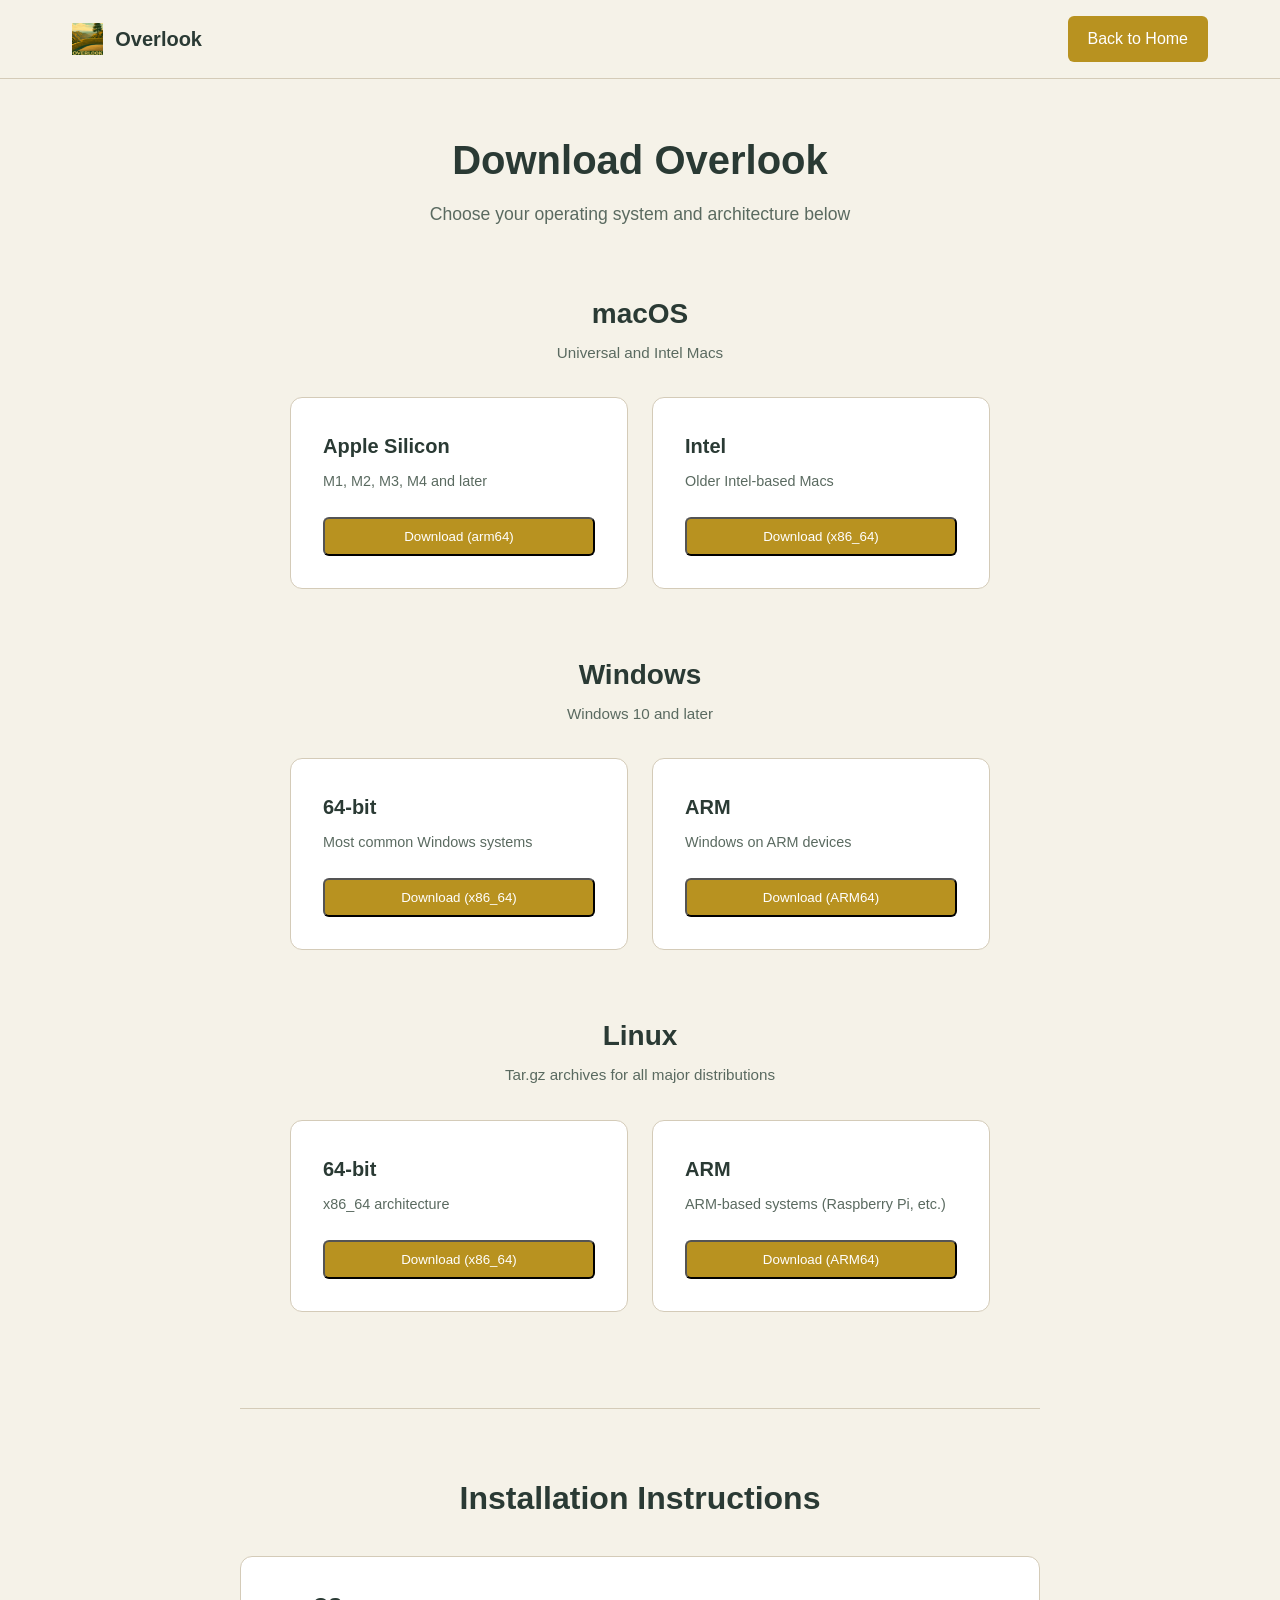
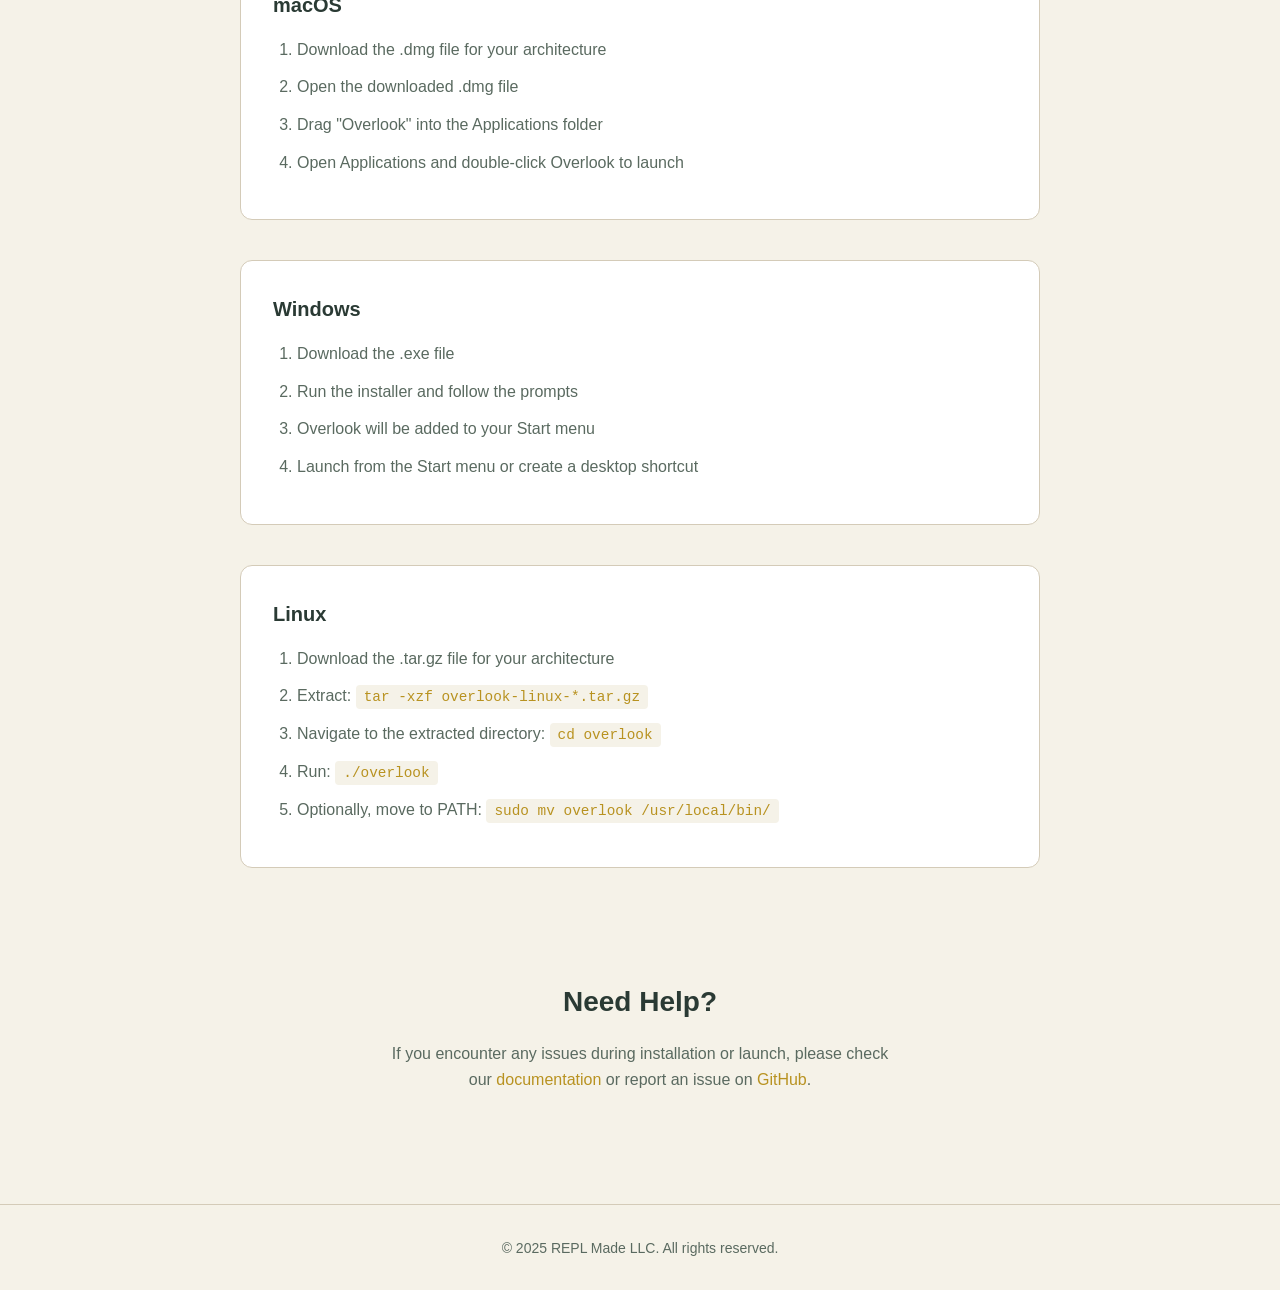
<file: site/downloads.html>
<!DOCTYPE html>
<html lang="en">
<head>
    <meta charset="UTF-8">
    <meta name="viewport" content="width=device-width, initial-scale=1.0">
    <title>Download Overlook - All Versions</title>
    <link rel="stylesheet" href="style.css">
    <script>
        function getBinaryDownloadUrl(os, arch) {
            const releaseUrl = 'https://github.com/your-username/overlook/releases/download/latest';
            const filenames = {
                macos: {
                    x64: 'overlook-macos-x86_64.dmg',
                    arm64: 'overlook-macos-arm64.dmg'
                },
                windows: {
                    x64: 'overlook-windows-x86_64.exe',
                    arm64: 'overlook-windows-arm64.exe'
                },
                linux: {
                    x64: 'overlook-linux-x86_64.tar.gz',
                    arm64: 'overlook-linux-arm64.tar.gz'
                }
            };
            
            if (filenames[os] && filenames[os][arch]) {
                return `${releaseUrl}/${filenames[os][arch]}`;
            }
            return null;
        }

        function downloadBinary(os, arch) {
            const url = getBinaryDownloadUrl(os, arch);
            if (url) {
                window.location.href = url;
            } else {
                alert('Download not yet available for this combination');
            }
        }
    </script>
</head>
<body>
    <header>
        <nav>
            <div class="logo">
                <img src="/assets/overlook.png" alt="Overlook" class="logo-img">
                <span>Overlook</span>
            </div>
            <a href="/" class="btn btn-primary">Back to Home</a>
        </nav>
    </header>

    <main>
        <section class="downloads-page">
            <h1>Download Overlook</h1>
            <p class="page-subtitle">Choose your operating system and architecture below</p>

            <!-- macOS -->
            <div class="download-platform">
                <div class="platform-header">
                    <h2>macOS</h2>
                    <p class="platform-desc">Universal and Intel Macs</p>
                </div>
                <div class="platform-downloads">
                    <div class="download-card">
                        <div class="download-info">
                            <h3>Apple Silicon</h3>
                            <p class="download-details">M1, M2, M3, M4 and later</p>
                        </div>
                        <button class="btn btn-primary" onclick="downloadBinary('macos', 'arm64')">
                            Download (arm64)
                        </button>
                    </div>
                    <div class="download-card">
                        <div class="download-info">
                            <h3>Intel</h3>
                            <p class="download-details">Older Intel-based Macs</p>
                        </div>
                        <button class="btn btn-primary" onclick="downloadBinary('macos', 'x64')">
                            Download (x86_64)
                        </button>
                    </div>
                </div>
            </div>

            <!-- Windows -->
            <div class="download-platform">
                <div class="platform-header">
                    <h2>Windows</h2>
                    <p class="platform-desc">Windows 10 and later</p>
                </div>
                <div class="platform-downloads">
                    <div class="download-card">
                        <div class="download-info">
                            <h3>64-bit</h3>
                            <p class="download-details">Most common Windows systems</p>
                        </div>
                        <button class="btn btn-primary" onclick="downloadBinary('windows', 'x64')">
                            Download (x86_64)
                        </button>
                    </div>
                    <div class="download-card">
                        <div class="download-info">
                            <h3>ARM</h3>
                            <p class="download-details">Windows on ARM devices</p>
                        </div>
                        <button class="btn btn-primary" onclick="downloadBinary('windows', 'arm64')">
                            Download (ARM64)
                        </button>
                    </div>
                </div>
            </div>

            <!-- Linux -->
            <div class="download-platform">
                <div class="platform-header">
                    <h2>Linux</h2>
                    <p class="platform-desc">Tar.gz archives for all major distributions</p>
                </div>
                <div class="platform-downloads">
                    <div class="download-card">
                        <div class="download-info">
                            <h3>64-bit</h3>
                            <p class="download-details">x86_64 architecture</p>
                        </div>
                        <button class="btn btn-primary" onclick="downloadBinary('linux', 'x64')">
                            Download (x86_64)
                        </button>
                    </div>
                    <div class="download-card">
                        <div class="download-info">
                            <h3>ARM</h3>
                            <p class="download-details">ARM-based systems (Raspberry Pi, etc.)</p>
                        </div>
                        <button class="btn btn-primary" onclick="downloadBinary('linux', 'arm64')">
                            Download (ARM64)
                        </button>
                    </div>
                </div>
            </div>

            <!-- Installation Instructions -->
            <section class="install-instructions">
                <h2>Installation Instructions</h2>
                
                <div class="instruction-group">
                    <h3>macOS</h3>
                    <ol>
                        <li>Download the .dmg file for your architecture</li>
                        <li>Open the downloaded .dmg file</li>
                        <li>Drag "Overlook" into the Applications folder</li>
                        <li>Open Applications and double-click Overlook to launch</li>
                    </ol>
                </div>

                <div class="instruction-group">
                    <h3>Windows</h3>
                    <ol>
                        <li>Download the .exe file</li>
                        <li>Run the installer and follow the prompts</li>
                        <li>Overlook will be added to your Start menu</li>
                        <li>Launch from the Start menu or create a desktop shortcut</li>
                    </ol>
                </div>

                <div class="instruction-group">
                    <h3>Linux</h3>
                    <ol>
                        <li>Download the .tar.gz file for your architecture</li>
                        <li>Extract: <code>tar -xzf overlook-linux-*.tar.gz</code></li>
                        <li>Navigate to the extracted directory: <code>cd overlook</code></li>
                        <li>Run: <code>./overlook</code></li>
                        <li>Optionally, move to PATH: <code>sudo mv overlook /usr/local/bin/</code></li>
                    </ol>
                </div>
            </section>

            <!-- Support -->
            <section class="support-section">
                <h2>Need Help?</h2>
                <p>If you encounter any issues during installation or launch, please check our <a href="#">documentation</a> or report an issue on <a href="#">GitHub</a>.</p>
            </section>
        </section>
    </main>

    <footer>
        <p>&copy; 2025 REPL Made LLC. All rights reserved.</p>
    </footer>
</body>
</html>
</file>
<file: site/style.css>
* {
    margin: 0;
    padding: 0;
    box-sizing: border-box;
}

/* Dark theme (default) */
:root {
    --bg: #1a2421;
    --bg-card: #232f2b;
    --text: #e8e4d9;
    --text-muted: #a8a089;
    --accent: #c9a227;
    --accent-hover: #d4b33a;
    --border: #3a4a44;
    --teal: #3a6b6b;
}

/* Light theme */
@media (prefers-color-scheme: light) {
    :root {
        --bg: #f5f2e8;
        --bg-card: #ffffff;
        --text: #2a3a34;
        --text-muted: #5a6a60;
        --accent: #b89220;
        --accent-hover: #9a7a18;
        --border: #d4cbb8;
        --teal: #3a6b6b;
    }
}

body {
    font-family:
        -apple-system, BlinkMacSystemFont, "Segoe UI", Roboto, Helvetica, Arial,
        sans-serif;
    background: var(--bg);
    color: var(--text);
    line-height: 1.6;
}

/* Header */
header {
    position: fixed;
    top: 0;
    left: 0;
    right: 0;
    background: color-mix(in srgb, var(--bg) 90%, transparent);
    backdrop-filter: blur(10px);
    border-bottom: 1px solid var(--border);
    z-index: 100;
}

@supports not (background: color-mix(in srgb, red 50%, blue)) {
    header {
        background: var(--bg);
    }
}

nav {
    max-width: 1200px;
    margin: 0 auto;
    padding: 1rem 2rem;
    display: flex;
    justify-content: space-between;
    align-items: center;
}

.logo {
    display: flex;
    align-items: center;
    gap: 0.75rem;
    font-size: 1.25rem;
    font-weight: 600;
}

.logo-img {
    height: 32px;
    width: auto;
}

/* Buttons */
.btn {
    display: inline-block;
    padding: 0.625rem 1.25rem;
    border-radius: 6px;
    font-weight: 500;
    text-decoration: none;
    transition: all 0.2s;
}

.btn-primary {
    background: var(--accent);
    color: white;
}

.btn-primary:hover {
    background: var(--accent-hover);
}

.btn-large {
    padding: 0.875rem 2rem;
    font-size: 1.1rem;
}

/* Main content */
main {
    max-width: 1200px;
    margin: 0 auto;
    padding: 0 2rem;
}

/* Hero */
.hero {
    padding: 10rem 0 6rem;
    text-align: center;
}

.hero-image {
    width: 300px;
    height: auto;
    margin-bottom: 2rem;
}

.hero h1 {
    font-size: 3.5rem;
    font-weight: 700;
    line-height: 1.1;
    margin-bottom: 1.5rem;
}

.subtitle {
    font-size: 1.25rem;
    color: var(--text-muted);
    max-width: 600px;
    margin: 0 auto 2.5rem;
}

/* Features */
.features {
    padding: 4rem 0;
}

.features h2 {
    font-size: 2rem;
    margin-bottom: 3rem;
    text-align: center;
}

.feature-grid {
    display: grid;
    grid-template-columns: repeat(2, 1fr);
    gap: 2rem;
}

.feature {
    background: var(--bg-card);
    border: 1px solid var(--border);
    border-radius: 12px;
    padding: 2rem;
}

.feature h3 {
    font-size: 1.25rem;
    margin-bottom: 0.75rem;
}

.feature p {
    color: var(--text-muted);
}

.provider-list {
    list-style: none;
    margin-top: 1.25rem;
    display: flex;
    flex-wrap: wrap;
    gap: 0.5rem;
}

.provider-list li {
    background: var(--bg);
    border: 1px solid var(--border);
    padding: 0.375rem 0.75rem;
    border-radius: 4px;
    font-size: 0.875rem;
}

.tag {
    font-size: 0.7rem;
    color: var(--teal);
    margin-left: 0.25rem;
}

/* Download */
.download {
    padding: 6rem 0;
    text-align: center;
}

.download h2 {
    font-size: 2rem;
    margin-bottom: 3rem;
}

.download-section {
    margin-bottom: 4rem;
}

.download-section h3 {
    font-size: 1.5rem;
    margin-bottom: 1rem;
}

.download-subtitle {
    color: var(--text-muted);
    margin-bottom: 1.5rem;
    font-size: 0.95rem;
}

.download-buttons {
    display: flex;
    flex-direction: column;
    gap: 1rem;
    max-width: 500px;
    margin: 0 auto;
}

.btn-secondary {
    background: var(--bg-card);
    color: var(--text);
    border: 1px solid var(--border);
}

.btn-secondary:hover {
    background: var(--border);
    border-color: var(--accent);
}

.download-btn {
    width: 100%;
    text-align: center;
    cursor: pointer;
    border: none;
    font-size: 1rem;
}

.download-btn.recommended {
    box-shadow: 0 0 0 2px var(--accent);
}

.all-downloads {
    margin-top: 3rem;
    padding-top: 2rem;
    border-top: 1px solid var(--border);
}

.downloads-help {
    color: var(--text-muted);
    font-size: 0.95rem;
}

.downloads-help a {
    color: var(--accent);
    text-decoration: none;
    font-weight: 500;
}

.downloads-help a:hover {
    text-decoration: underline;
}

/* Purchase */
.purchase {
    padding: 6rem 0;
    text-align: center;
}

.purchase h2 {
    font-size: 2rem;
    margin-bottom: 2rem;
}

.price-card {
    background: var(--bg-card);
    border: 1px solid var(--border);
    border-radius: 16px;
    padding: 3rem;
    max-width: 400px;
    margin: 0 auto;
}

.price {
    margin-bottom: 2rem;
}

.amount {
    font-size: 4rem;
    font-weight: 700;
}

.period {
    font-size: 1.25rem;
    color: var(--text-muted);
}

.includes {
    list-style: none;
    margin-bottom: 2rem;
    text-align: left;
}

.includes li {
    padding: 0.5rem 0;
    border-bottom: 1px solid var(--border);
    color: var(--text-muted);
}

.includes li:last-child {
    border-bottom: none;
}

.includes li::before {
    content: "✓";
    color: var(--accent);
    margin-right: 0.75rem;
}

/* Footer */
footer {
    border-top: 1px solid var(--border);
    padding: 2rem;
    text-align: center;
    color: var(--text-muted);
    font-size: 0.875rem;
}

/* Downloads Page */
.downloads-page {
    padding: 8rem 0 4rem;
}

.downloads-page h1 {
    font-size: 2.5rem;
    margin-bottom: 0.5rem;
    text-align: center;
}

.page-subtitle {
    font-size: 1.1rem;
    color: var(--text-muted);
    text-align: center;
    margin-bottom: 4rem;
}

.download-platform {
    margin-bottom: 4rem;
}

.platform-header {
    text-align: center;
    margin-bottom: 2rem;
}

.platform-header h2 {
    font-size: 1.75rem;
    margin-bottom: 0.25rem;
}

.platform-desc {
    color: var(--text-muted);
    font-size: 0.95rem;
}

.platform-downloads {
    display: grid;
    grid-template-columns: repeat(2, 1fr);
    gap: 1.5rem;
    max-width: 700px;
    margin: 0 auto;
}

.download-card {
    background: var(--bg-card);
    border: 1px solid var(--border);
    border-radius: 12px;
    padding: 2rem;
    display: flex;
    flex-direction: column;
    justify-content: space-between;
}

.download-card h3 {
    font-size: 1.25rem;
    margin-bottom: 0.5rem;
}

.download-details {
    color: var(--text-muted);
    font-size: 0.9rem;
    margin-bottom: 1.5rem;
    flex-grow: 1;
}

.download-card .btn {
    align-self: flex-start;
    width: 100%;
    text-align: center;
}

/* Installation Instructions */
.install-instructions {
    margin-top: 6rem;
    padding-top: 4rem;
    border-top: 1px solid var(--border);
    max-width: 800px;
    margin-left: auto;
    margin-right: auto;
}

.install-instructions h2 {
    font-size: 2rem;
    margin-bottom: 2rem;
    text-align: center;
}

.instruction-group {
    margin-bottom: 2.5rem;
    background: var(--bg-card);
    border: 1px solid var(--border);
    border-radius: 12px;
    padding: 2rem;
}

.instruction-group h3 {
    font-size: 1.25rem;
    margin-bottom: 1rem;
}

.instruction-group ol {
    padding-left: 1.5rem;
    color: var(--text-muted);
}

.instruction-group li {
    margin-bottom: 0.75rem;
}

.instruction-group code {
    background: var(--bg);
    padding: 0.25rem 0.5rem;
    border-radius: 4px;
    font-family: 'Monaco', 'Menlo', 'Ubuntu Mono', monospace;
    font-size: 0.9rem;
    color: var(--accent);
}

/* Support Section */
.support-section {
    text-align: center;
    margin-top: 4rem;
    padding: 3rem 0;
}

.support-section h2 {
    font-size: 1.75rem;
    margin-bottom: 1rem;
}

.support-section p {
    color: var(--text-muted);
    max-width: 500px;
    margin: 0 auto;
}

.support-section a {
    color: var(--accent);
    text-decoration: none;
}

.support-section a:hover {
    text-decoration: underline;
}

/* Responsive */
@media (max-width: 768px) {
    .hero h1 {
        font-size: 2.5rem;
    }

    .feature-grid {
        grid-template-columns: 1fr;
    }

    nav {
        padding: 1rem;
    }

    .download-buttons {
        max-width: 100%;
    }

    .download-section h3 {
        font-size: 1.25rem;
    }

    .platform-downloads {
        grid-template-columns: 1fr;
    }

    .downloads-page h1 {
        font-size: 2rem;
    }

    .install-instructions {
        max-width: 100%;
    }
}
</file>
